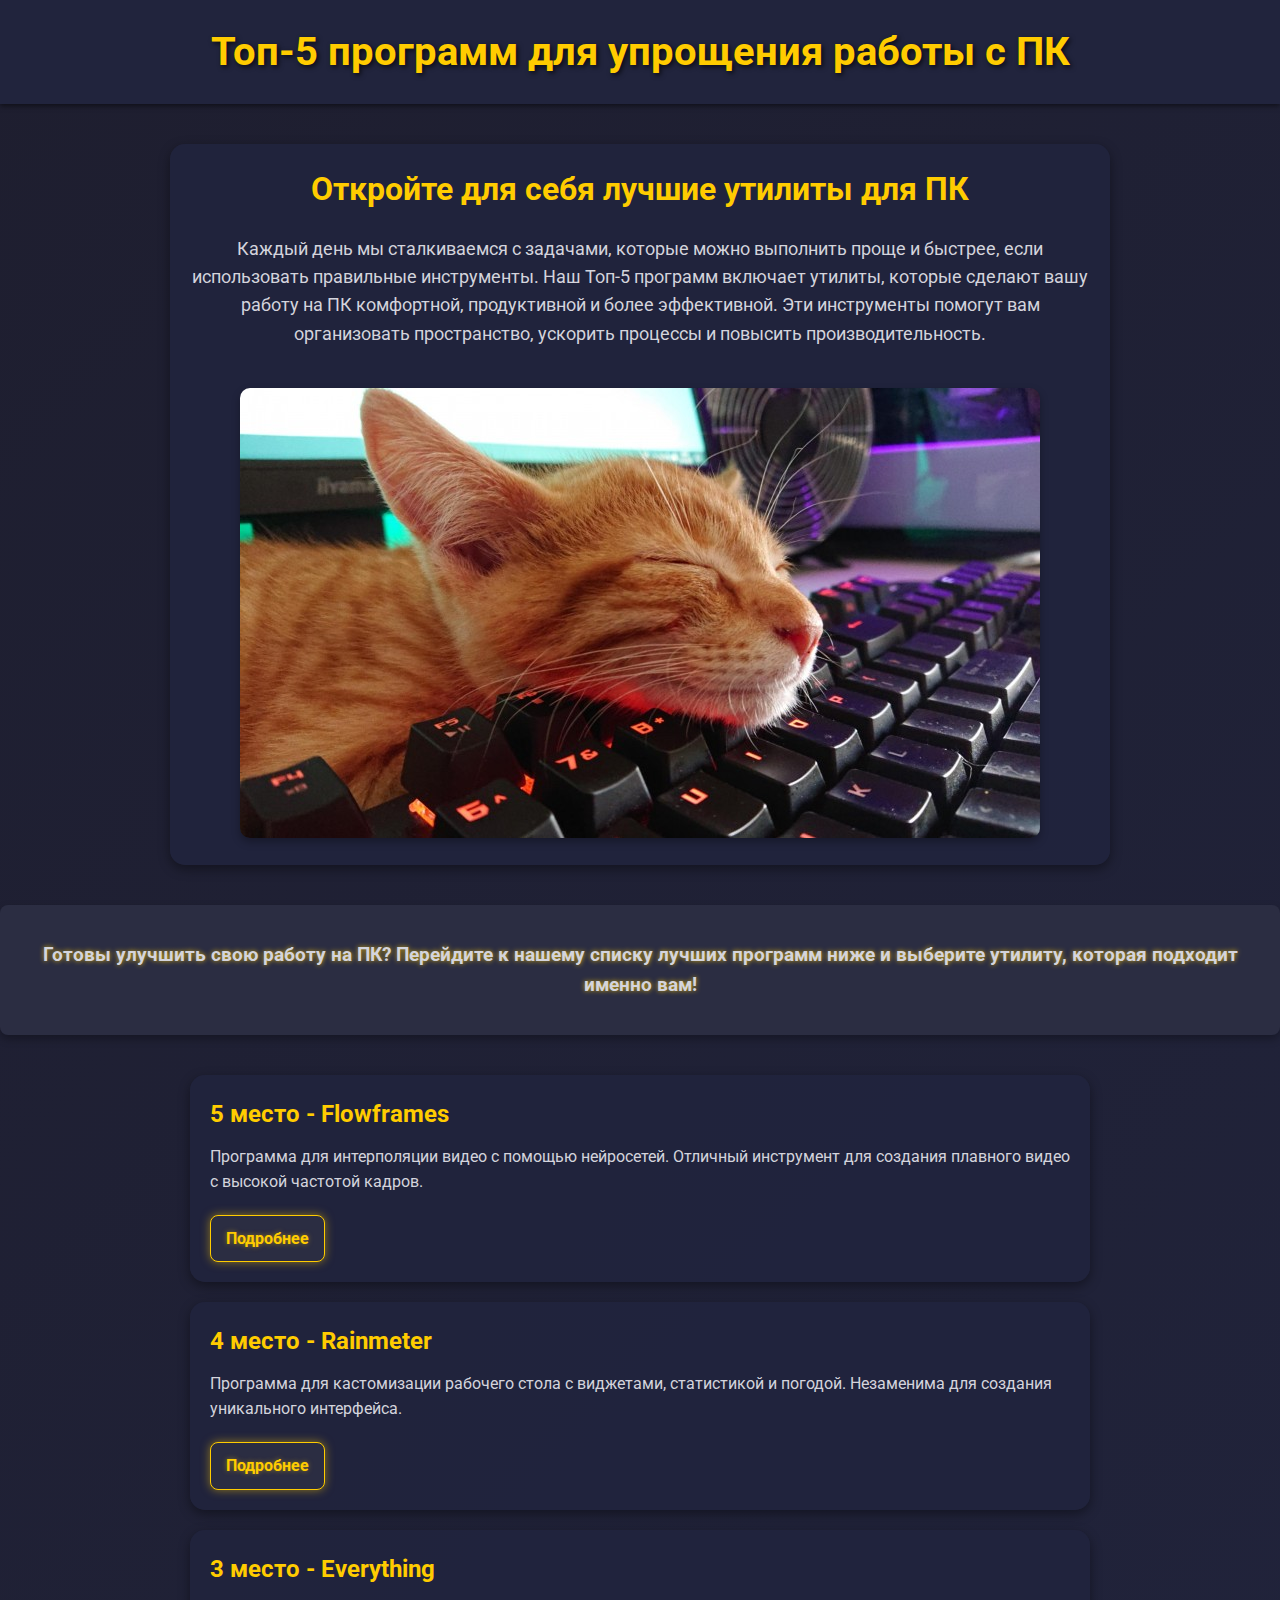
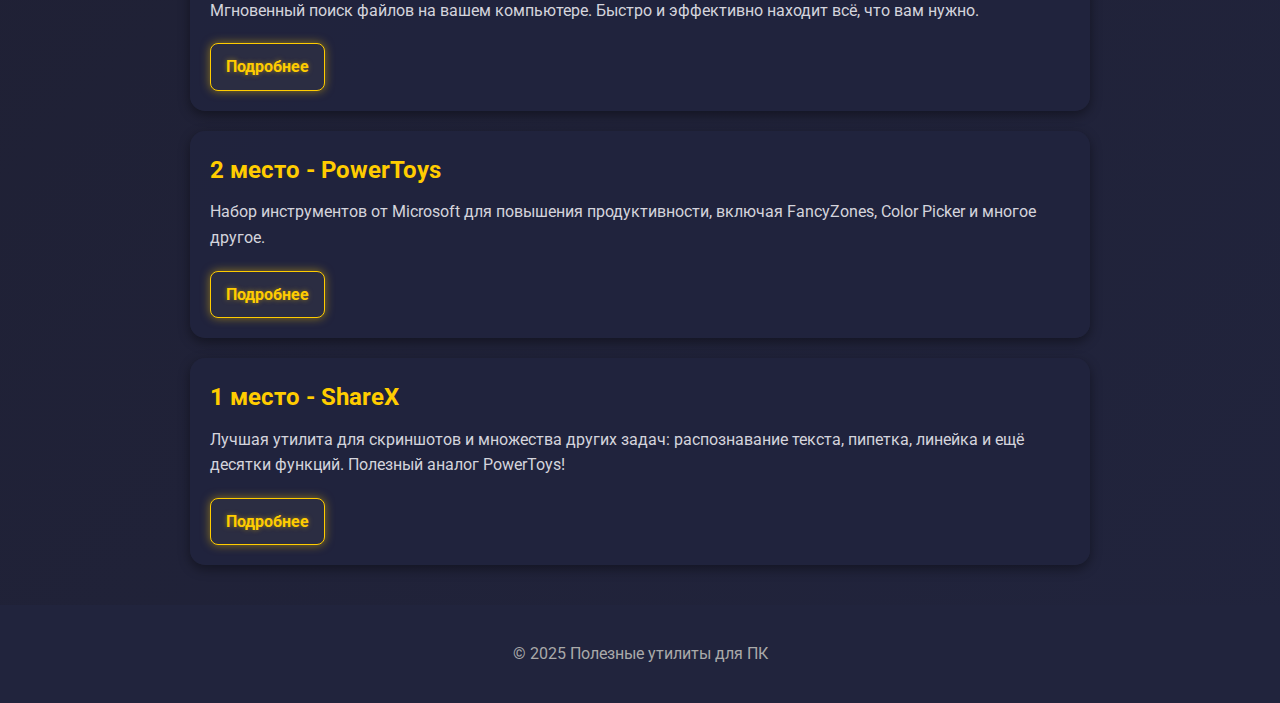
<file: index.html>
<!DOCTYPE html>
<html lang="ru">
<head>
    <meta charset="UTF-8">
    <meta name="viewport" content="width=device-width, initial-scale=1.0">
    <title>Топ-5 программ для ПК</title>
    <link rel="stylesheet" href="styles.css">
</head>
<body>    
    <div class="particles">
        <div class="particle"></div>
        <div class="particle"></div>
        <div class="particle"></div>
        <div class="particle"></div>
        <div class="particle"></div>
      </div>
      
    <header>
        <h1>Топ-5 программ для упрощения работы с ПК</h1>
    </header>
    <main>
        <section class="intro">
            <h2>Откройте для себя лучшие утилиты для ПК</h2>
            <p>Каждый день мы сталкиваемся с задачами, которые можно выполнить проще и быстрее, если использовать правильные инструменты. Наш Топ-5 программ включает утилиты, которые сделают вашу работу на ПК комфортной, продуктивной и более эффективной. Эти инструменты помогут вам организовать пространство, ускорить процессы и повысить производительность.</p>
            <img src="395858_O.jpg" alt="Изображение для введения" class="intro-image">
        </section>
        <div class="cta-container">
            <p class="cta">Готовы улучшить свою работу на ПК? Перейдите к нашему списку лучших программ ниже и выберите утилиту, которая подходит именно вам!</p>
        </div>
        
        <section class="programs-list">
            <article class="program">
                <h2>5 место - Flowframes</h2>
                <p>Программа для интерполяции видео с помощью нейросетей. Отличный инструмент для создания плавного видео с высокой частотой кадров.</p>
                <a href="flowframes.html" target="_blank">Подробнее</a>
                <div class="logo">
                    <img src="flowflogo.png" alt="Flowframes">
                </div>
            </article>

            <article class="program">
                <h2>4 место - Rainmeter</h2>
                <p>Программа для кастомизации рабочего стола с виджетами, статистикой и погодой. Незаменима для создания уникального интерфейса.</p>
                <a href="rainmeter.html" target="_blank">Подробнее</a>
                <div class="logo">
                    <img src="rainlogo.png" alt="Rainmeter">
                </div>
            </article>

            <article class="program">
                <h2>3 место - Everything</h2>
                <p>Мгновенный поиск файлов на вашем компьютере. Быстро и эффективно находит всё, что вам нужно.</p>
                <a href="everything.html" target="_blank">Подробнее</a>
                <div class="logo">
                    <img src="everylogo.png" alt="Everything">
                </div>
            </article>

            <article class="program">
                <h2>2 место - PowerToys</h2>
                <p>Набор инструментов от Microsoft для повышения продуктивности, включая FancyZones, Color Picker и многое другое.</p>
                <a href="powertoys.html" target="_blank">Подробнее</a>
                <div class="logo">
                    <img src="powertlogo.png" alt="PowerToys">
                </div>
            </article>

            <article class="program">
                <h2>1 место - ShareX</h2>
                <p>Лучшая утилита для скриншотов и множества других задач: распознавание текста, пипетка, линейка и ещё десятки функций. Полезный аналог PowerToys!</p>
                <a href="sharex.html" target="_blank">Подробнее</a>
                <div class="logo">
                    <img src="sharexlogo.png" alt="ShareX">
                </div>
            </article>
        </section>
    </main>
    <footer>
        <p>&copy; 2025 Полезные утилиты для ПК</p>
    </footer>
    <script src="script.js"></script>
</body>
</html>
</file>
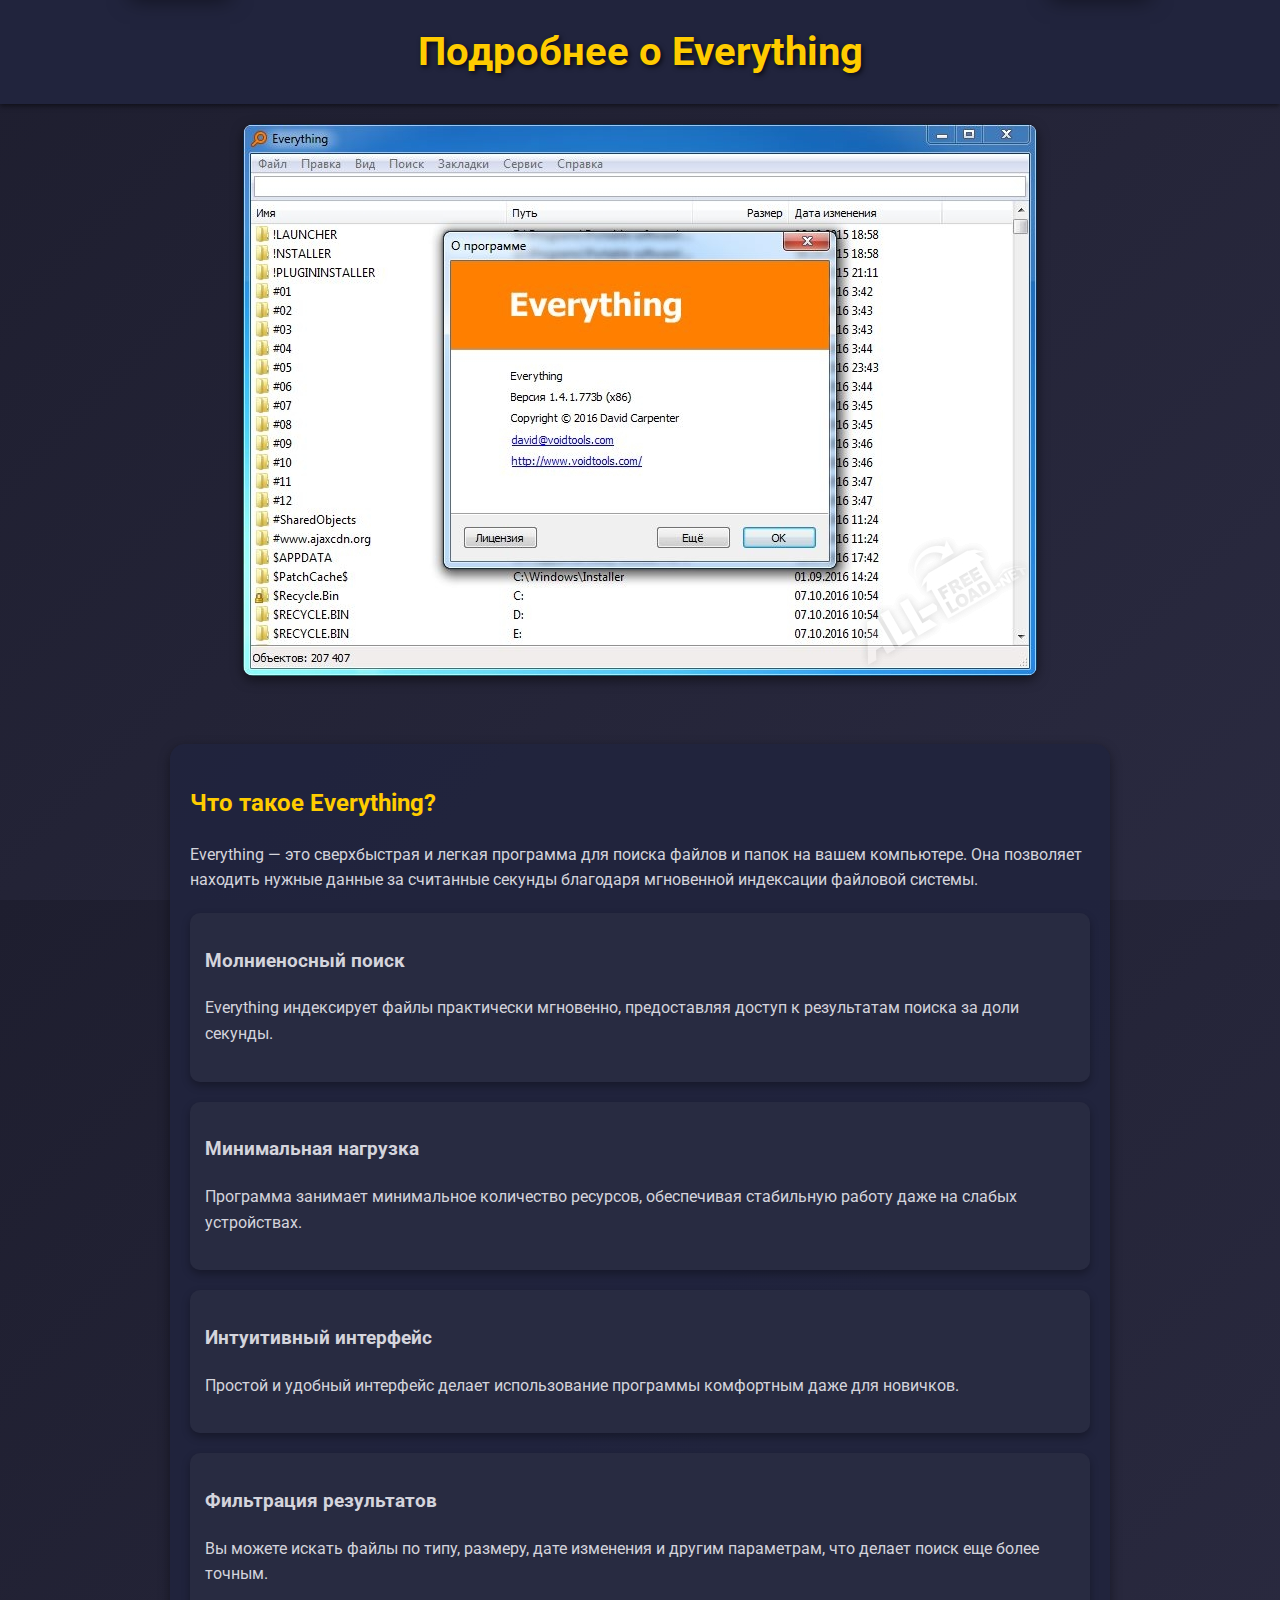
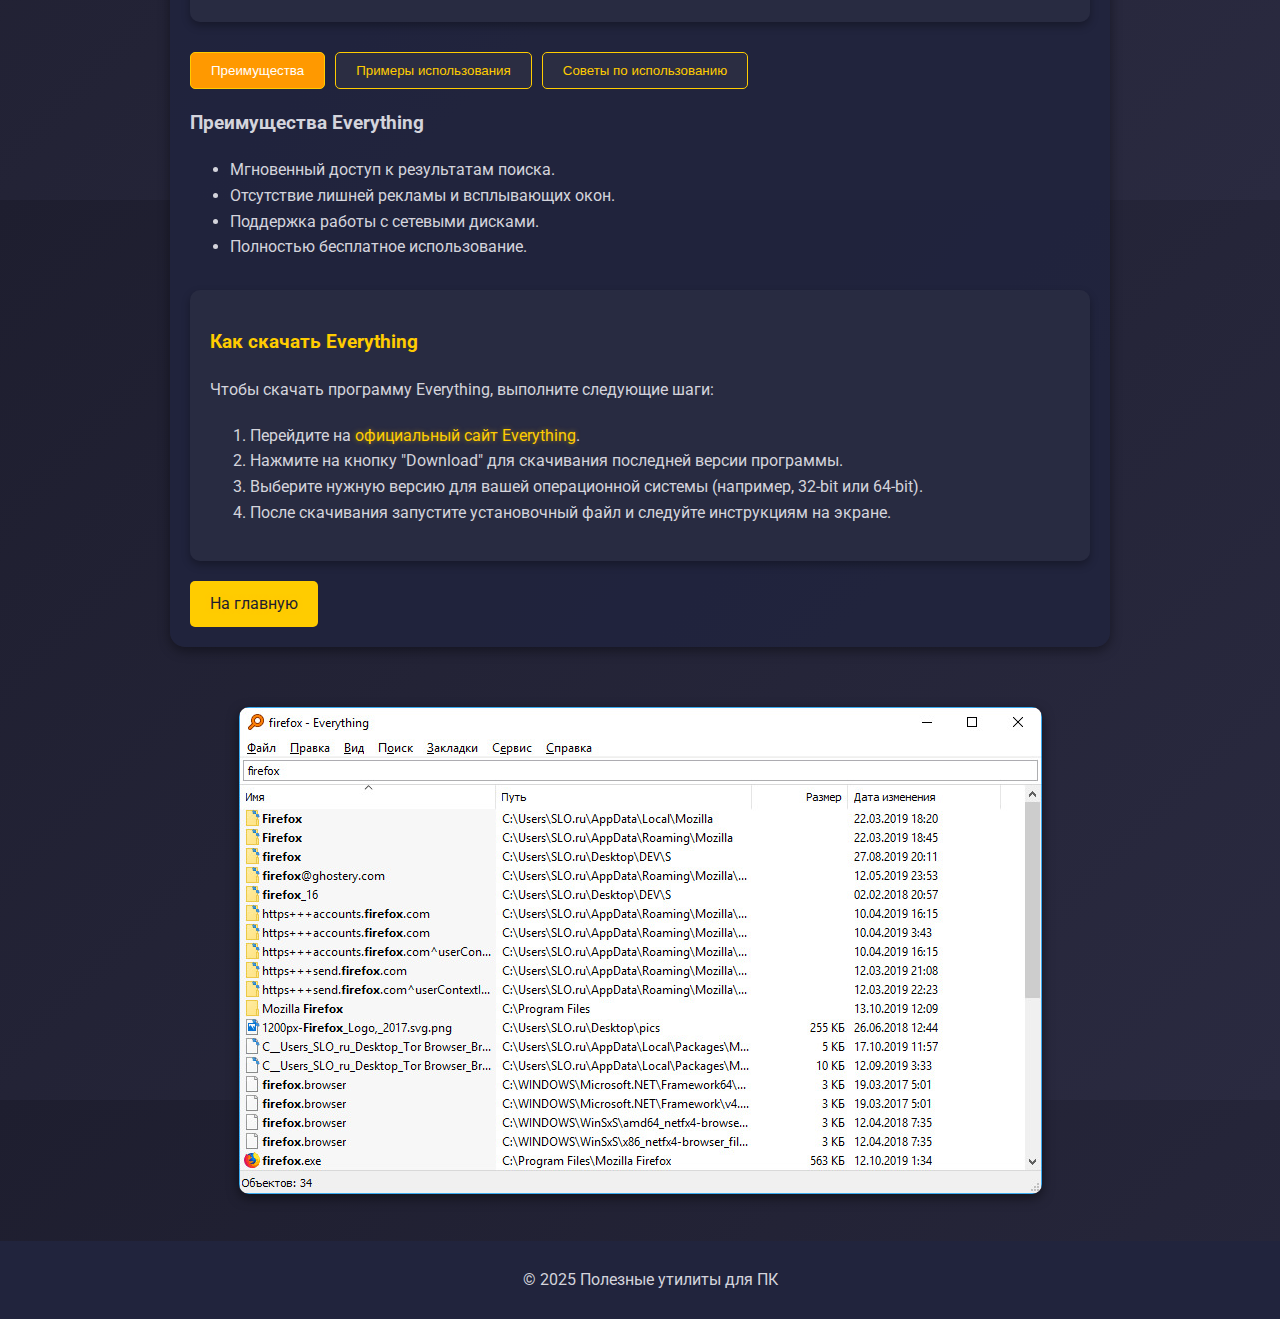
<file: everything.html>
<!DOCTYPE html>
<html lang="ru">
<head>
    <meta charset="UTF-8">
    <meta name="viewport" content="width=device-width, initial-scale=1.0">
    <title>Everything - Подробнее</title>
    <link rel="stylesheet" href="styles.css">
    <script src="script.js"></script>
    <style>
        html, body {
            height: 100%;
            margin: 0;
            font-family: 'Roboto', Arial, sans-serif;
            background: linear-gradient(135deg, #1e1e2f, #2a2a40);
            color: #d4d4dc;
            display: flex;
            flex-direction: column;
        }

        header {
            background: #21243d;
            padding: 20px;
            text-align: center;
            box-shadow: 0 2px 5px rgba(0, 0, 0, 0.5);
        }

        header h1 {
            color: #ffcc00;
            text-shadow: 2px 2px 5px rgba(0, 0, 0, 0.7);
        }

        .container {
            max-width: 900px;
            margin: 40px auto;
            padding: 20px;
            background: rgba(33, 36, 61, 0.95);
            border-radius: 15px;
            box-shadow: 0 4px 12px rgba(0, 0, 0, 0.4);
            flex-grow: 1;
        }

        .container h2 {
            color: #ffcc00;
            margin-bottom: 20px;
        }

        .container p {
            margin-bottom: 20px;
        }

        .features {
            display: flex;
            flex-wrap: wrap;
            gap: 20px;
            margin-top: 20px;
        }

        .feature {
            flex: 1 1 calc(50% - 20px);
            background: rgba(43, 45, 66, 0.8);
            padding: 15px;
            border-radius: 10px;
            box-shadow: 0 4px 8px rgba(0, 0, 0, 0.3);
            transition: transform 0.3s ease, box-shadow 0.3s ease, background-color 0.3s ease;
        }

        .feature:hover {
            transform: translateY(-5px);
            box-shadow: 0 8px 16px rgba(0, 0, 0, 0.5);
            background-color: #ffcc00;
            color: #1e1e2f;
        }

        .tabs {
            margin-top: 30px;
        }

        .tab-buttons {
            display: flex;
            gap: 10px;
            margin-bottom: 20px;
        }

        .tab-buttons button {
            padding: 10px 20px;
            background: #2b2d42;
            color: #ffcc00;
            border: 1px solid #ffcc00;
            border-radius: 5px;
            cursor: pointer;
            transition: background 0.3s ease, color 0.3s ease;
        }

        .tab-buttons button:hover {
            background: #ff9900;
            color: #fff;
        }

        .tab-content {
            display: none;
        }

        .tab-content.active {
            display: block;
        }

        .image {
            text-align: center;
            margin: 20px 0;
        }

        .image img {
            max-width: 100%;
            height: auto;
            border-radius: 10px;
            box-shadow: 0 4px 12px rgba(0, 0, 0, 0.5);
        }

        .tab-buttons button.active {
            background: #ff9900;
            color: #fff;
        }

        /* Стили для кнопки на главную */
        .back-to-home-btn {
            display: inline-block;
            background-color: #ffcc00;
            color: #1e1e2f;
            padding: 10px 20px;
            border-radius: 5px;
            text-decoration: none;
            font-size: 16px;
            text-align: center;
            margin-top: 20px;
            transition: transform 0.3s ease, background-color 0.3s ease;
        }

        .back-to-home-btn:hover {
            background-color: #ff9900;
            transform: scale(1.1); /* Увеличиваем кнопку при наведении */
        }

        /* Стиль для ссылки на сайт */
        .official-site {
            display: inline-block;
            background-color: #ffcc00;
            color: #1e1e2f;
            padding: 10px 20px;
            border-radius: 5px;
            text-decoration: none;
            font-size: 16px;
            margin-top: 20px;
            text-align: center;
            transition: background-color 0.3s ease, transform 0.3s ease;
        }

        .official-site:hover {
            background-color: #ff9900;
            transform: scale(1.05);
        }

        /* Стиль для инструкции */
        .download-instructions {
            background: rgba(43, 45, 66, 0.8);
            padding: 20px;
            border-radius: 10px;
            box-shadow: 0 4px 8px rgba(0, 0, 0, 0.3);
            margin-top: 30px;
        }

        .download-instructions h3 {
            color: #ffcc00;
        }

        .download-instructions p {
            color: #d4d4dc;
        }

        /*Стиль для подвала */
        footer {
            background-color: #21243d;
            color: #d4d4dc;
            text-align: center;
            padding: 10px;
            width: 100%;
        }

        /* фото внизу страницы */
        .bottom-image {
            text-align: center;
            margin-top: 20px;
        }

        .bottom-image img {
            max-width: 100%;
            height: auto;
            border-radius: 10px;
            box-shadow: 0 4px 12px rgba(0, 0, 0, 0.5);
        }
        
    </style>
</head>
<body>
    <div class="side-column left-column"></div>
<div class="side-column right-column"></div>

    <header>
        <h1>Подробнее о Everything</h1>
    </header>
    <div class="image">
        <img src="every1.png" alt="Изображение сверху">
    </div>
    <main class="container">
        <h2>Что такое Everything?</h2>
        <p>Everything — это сверхбыстрая и легкая программа для поиска файлов и папок на вашем компьютере. Она позволяет находить нужные данные за считанные секунды благодаря мгновенной индексации файловой системы.</p>

        <div class="features">
            <div class="feature">
                <h3>Молниеносный поиск</h3>
                <p>Everything индексирует файлы практически мгновенно, предоставляя доступ к результатам поиска за доли секунды.</p>
            </div>
            <div class="feature">
                <h3>Минимальная нагрузка</h3>
                <p>Программа занимает минимальное количество ресурсов, обеспечивая стабильную работу даже на слабых устройствах.</p>
            </div>
            <div class="feature">
                <h3>Интуитивный интерфейс</h3>
                <p>Простой и удобный интерфейс делает использование программы комфортным даже для новичков.</p>
            </div>
            <div class="feature">
                <h3>Фильтрация результатов</h3>
                <p>Вы можете искать файлы по типу, размеру, дате изменения и другим параметрам, что делает поиск еще более точным.</p>
            </div>
        </div>

        <div class="tabs">
            <div class="tab-buttons">
                <button onclick="showTab('advantages')" class="active">Преимущества</button>
                <button onclick="showTab('use-cases')">Примеры использования</button>
                <button onclick="showTab('tips')">Советы по использованию</button>
            </div>

            <div id="advantages" class="tab-content active">
                <h3>Преимущества Everything</h3>
                <ul>
                    <li>Мгновенный доступ к результатам поиска.</li>
                    <li>Отсутствие лишней рекламы и всплывающих окон.</li>
                    <li>Поддержка работы с сетевыми дисками.</li>
                    <li>Полностью бесплатное использование.</li>
                </ul>
            </div>

            <div id="use-cases" class="tab-content">
                <h3>Примеры использования Everything</h3>
                <ul>
                    <li>Поиск потерянных файлов по ключевым словам.</li>
                    <li>Ускорение работы в больших проектах с множеством файлов.</li>
                    <li>Навигация по сетевым и локальным дискам.</li>
                    <li>Использование фильтров для быстрого нахождения изображений, видео или документов.</li>
                </ul>
            </div>

            <div id="tips" class="tab-content">
                <h3>Советы по использованию</h3>
                <ul>
                    <li>Используйте горячие клавиши для быстрого доступа к поиску.</li>
                    <li>Настройте индексацию только для нужных папок, чтобы ускорить работу программы.</li>
                    <li>Добавьте Everything в автозапуск, чтобы оно было всегда под рукой.</li>
                </ul>
            </div>
        </div>
        <div class="download-instructions">
            <h3>Как скачать Everything</h3>
            <p>Чтобы скачать программу Everything, выполните следующие шаги:</p>
            <ol>
                <li>Перейдите на <a href="https://www.voidtools.com/" target="_blank" style="color: #ffcc00;">официальный сайт Everything</a>.</li>
                <li>Нажмите на кнопку "Download" для скачивания последней версии программы.</li>
                <li>Выберите нужную версию для вашей операционной системы (например, 32-bit или 64-bit).</li>
                <li>После скачивания запустите установочный файл и следуйте инструкциям на экране.</li>
            </ol>
        </div>
        <a href="index.html" class="back-to-home-btn">На главную</a>
    </main>
    <div class="bottom-image">
        <img src="every2.jpg" alt="Изображение снизу">
    </div>
    <footer>
        <p>&copy; 2025 Полезные утилиты для ПК</p>
    </footer>
</body>
</html>
</file>
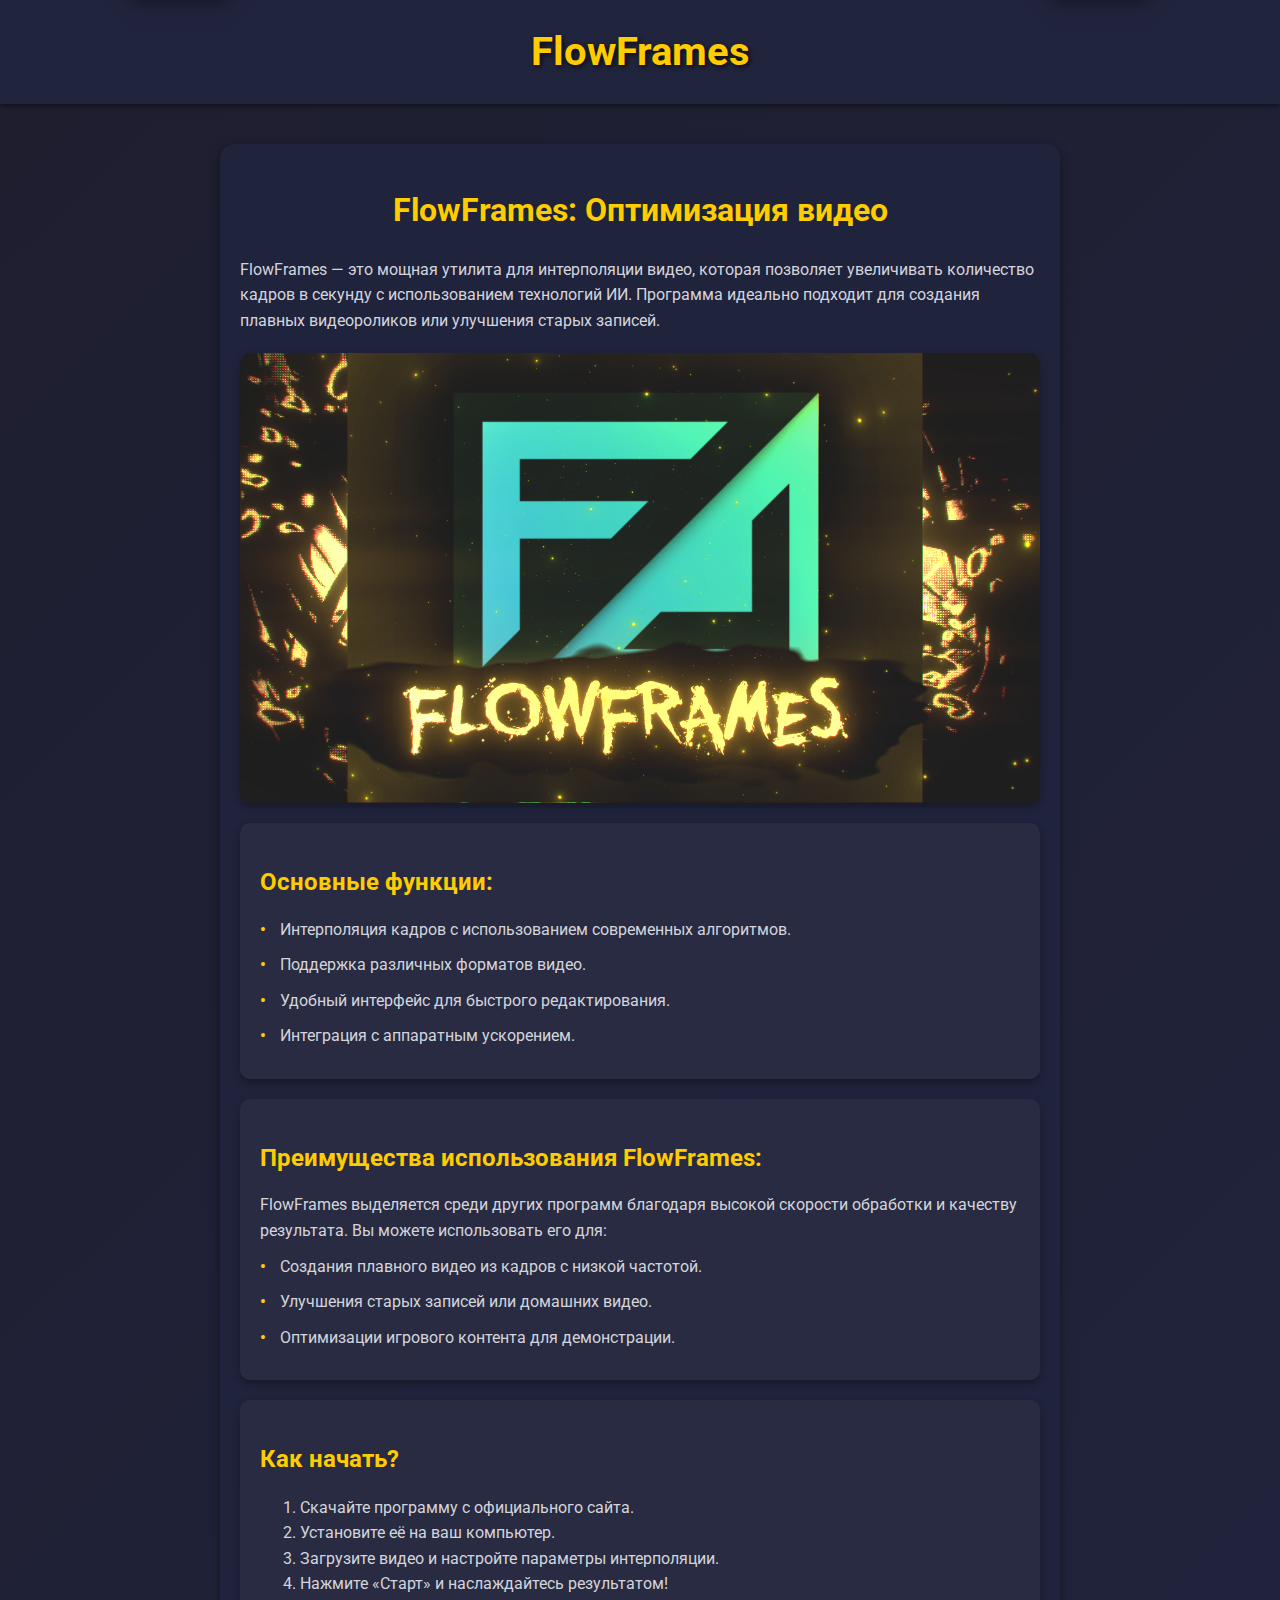
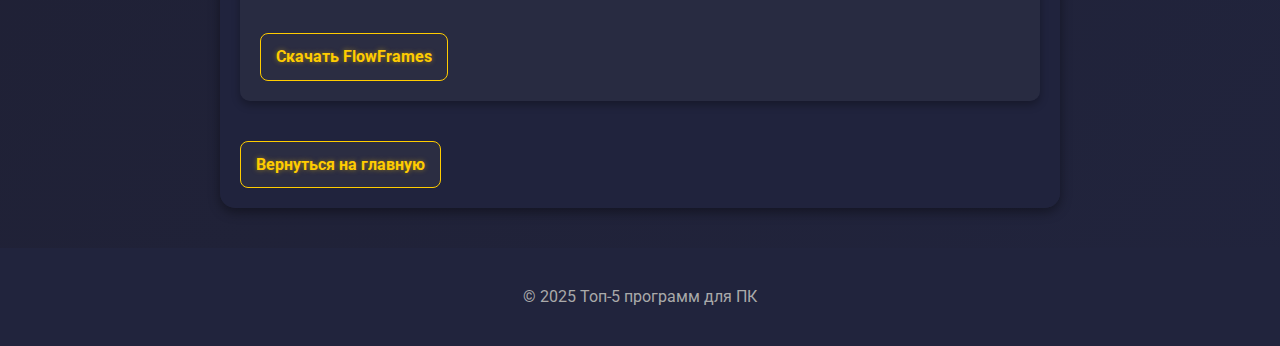
<file: flowframes.html>
<!DOCTYPE html>
<html lang="ru">

<head>
  <meta charset="UTF-8">
  <meta name="viewport" content="width=device-width, initial-scale=1.0">
  <title>FlowFrames - Подробности</title>
  <link rel="stylesheet" href="styles.css">
</head>

<body>
  <div class="side-column left-column"></div>
<div class="side-column right-column"></div>

  <header>
    <h1>FlowFrames</h1>
  </header>

  <main class="description">
    <h1>FlowFrames: Оптимизация видео</h1>
    <p>FlowFrames — это мощная утилита для интерполяции видео, которая позволяет увеличивать количество кадров в секунду с использованием технологий ИИ. Программа идеально подходит для создания плавных видеороликов или улучшения старых записей.</p>

    <img src="06036d9cd1580b9f676d6ab724add748.png" alt="FlowFrames UI" />

    <div class="info-block">
      <h2>Основные функции:</h2>
      <ul>
        <li>Интерполяция кадров с использованием современных алгоритмов.</li>
        <li>Поддержка различных форматов видео.</li>
        <li>Удобный интерфейс для быстрого редактирования.</li>
        <li>Интеграция с аппаратным ускорением.</li>
      </ul>
    </div>

    <div class="info-block">
      <h2>Преимущества использования FlowFrames:</h2>
      <p>FlowFrames выделяется среди других программ благодаря высокой скорости обработки и качеству результата. Вы можете использовать его для:</p>
      <ul>
        <li>Создания плавного видео из кадров с низкой частотой.</li>
        <li>Улучшения старых записей или домашних видео.</li>
        <li>Оптимизации игрового контента для демонстрации.</li>
      </ul>
    </div>

    <div class="info-block">
      <h2>Как начать?</h2>
      <ol>
        <li>Скачайте программу с официального сайта.</li>
        <li>Установите её на ваш компьютер.</li>
        <li>Загрузите видео и настройте параметры интерполяции.</li>
        <li>Нажмите «Старт» и наслаждайтесь результатом!</li>
      </ol>
      <a href="https://nmkd.itch.io/flowframes" target="_blank">Скачать FlowFrames</a>
    </div>

    <a href="index.html">Вернуться на главную</a>
  </main>

  <footer>
    <p>© 2025 Топ-5 программ для ПК</p>
  </footer>
</body>

</html>
</file>
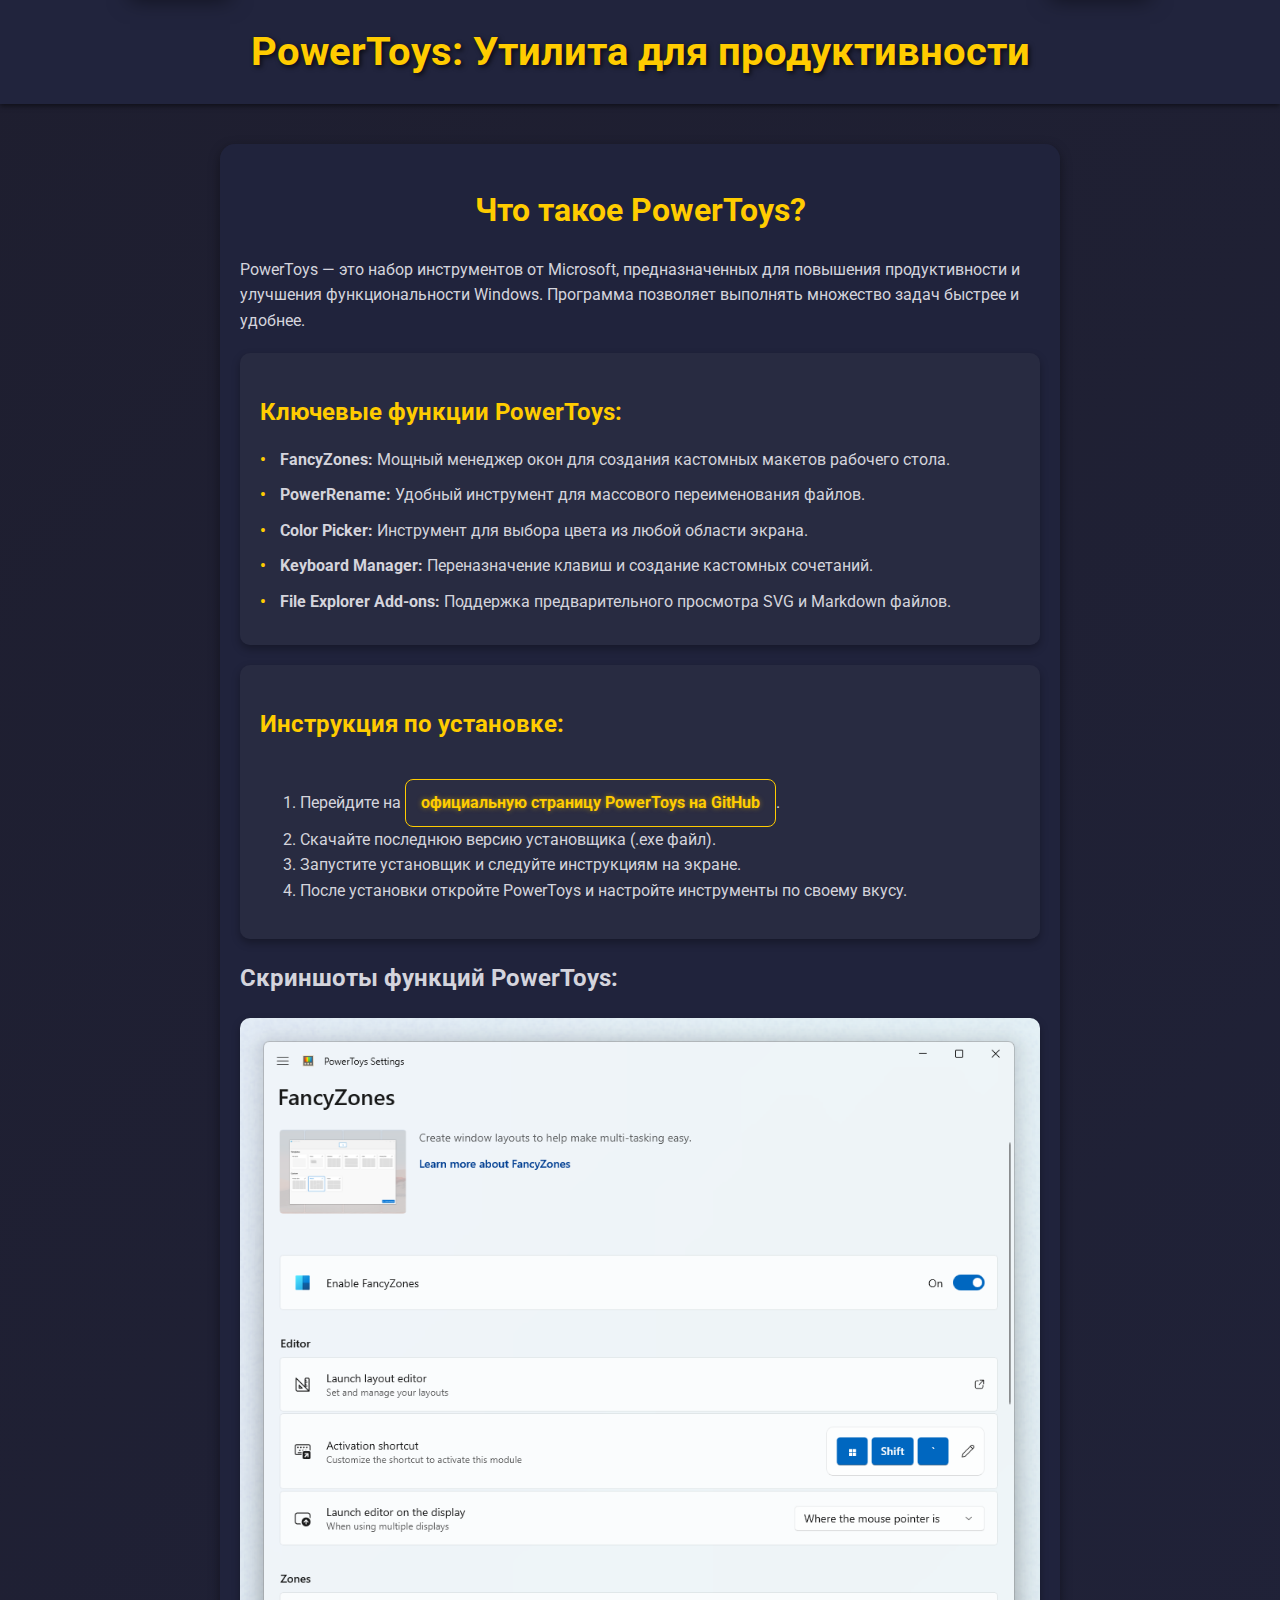
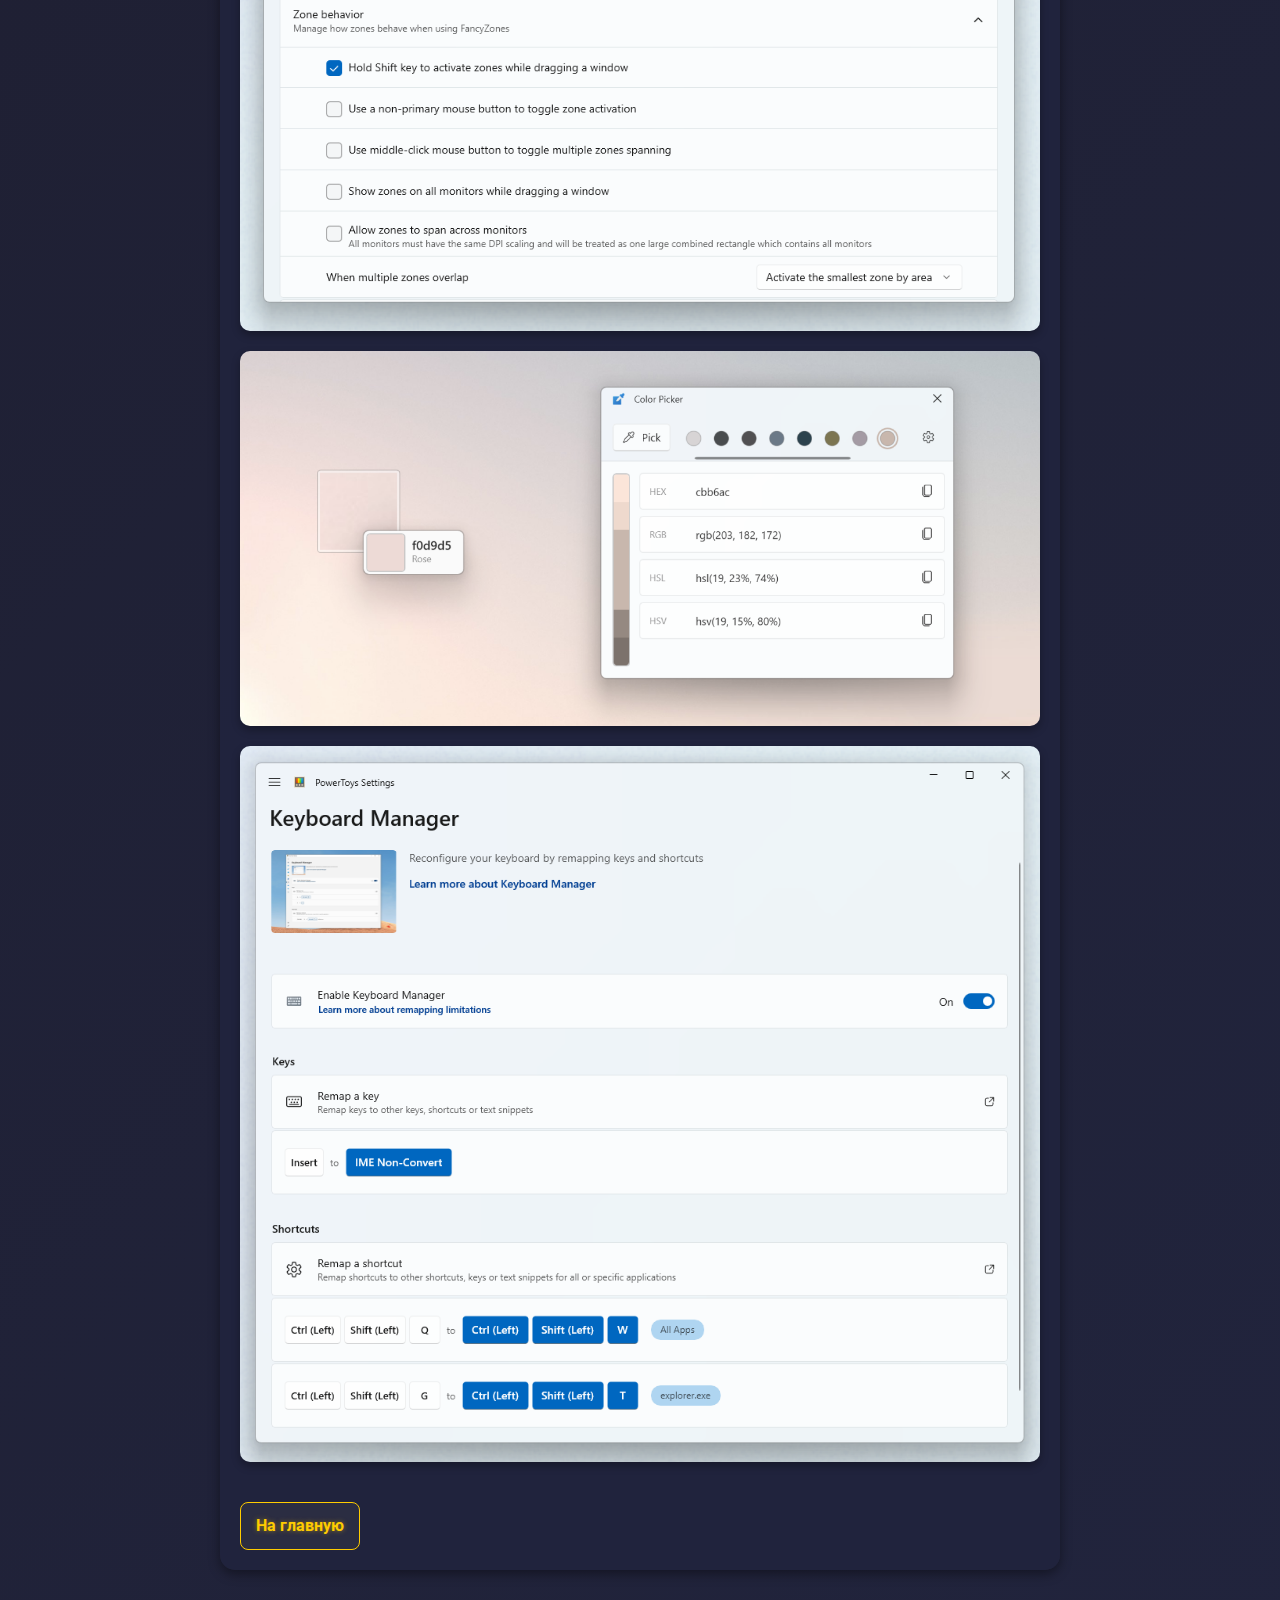
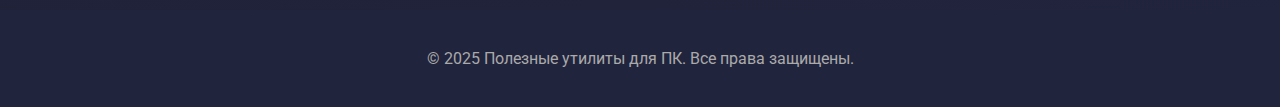
<file: powertoys.html>
<!DOCTYPE html>
<html lang="ru">
<head>
    <meta charset="UTF-8">
    <meta name="viewport" content="width=device-width, initial-scale=1.0">
    <title>PowerToys</title>
    <link rel="stylesheet" href="styles.css">
</head>
<body>
    <div class="side-column left-column"></div>
<div class="side-column right-column"></div>

    <header>
        <h1>PowerToys: Утилита для продуктивности</h1>
    </header>

    <main>
        <section class="description">
            <h1>Что такое PowerToys?</h1>
            <p>PowerToys — это набор инструментов от Microsoft, предназначенных для повышения продуктивности и улучшения функциональности Windows. Программа позволяет выполнять множество задач быстрее и удобнее.</p>

            <div class="info-block">
                <h2>Ключевые функции PowerToys:</h2>
                <ul>
                    <li><strong>FancyZones:</strong> Мощный менеджер окон для создания кастомных макетов рабочего стола.</li>
                    <li><strong>PowerRename:</strong> Удобный инструмент для массового переименования файлов.</li>
                    <li><strong>Color Picker:</strong> Инструмент для выбора цвета из любой области экрана.</li>
                    <li><strong>Keyboard Manager:</strong> Переназначение клавиш и создание кастомных сочетаний.</li>
                    <li><strong>File Explorer Add-ons:</strong> Поддержка предварительного просмотра SVG и Markdown файлов.</li>
                </ul>
            </div>

            <div class="info-block">
                <h2>Инструкция по установке:</h2>
                <ol>
                    <li>Перейдите на <a href="https://github.com/microsoft/PowerToys" target="_blank">официальную страницу PowerToys на GitHub</a>.</li>
                    <li>Скачайте последнюю версию установщика (.exe файл).</li>
                    <li>Запустите установщик и следуйте инструкциям на экране.</li>
                    <li>После установки откройте PowerToys и настройте инструменты по своему вкусу.</li>
                </ol>
            </div>

            <div class="gallery">
                <h2>Скриншоты функций PowerToys:</h2>
                <img src="fz.png" alt="FancyZones">
                <img src="cp.png" alt="Color Picker">
                <img src="km.png" alt="Keyboard Manager">
            </div>

            <a class="button" href="index.html">На главную</a>
        </section>
    </main>

    <footer>
        <p>&copy; 2025 Полезные утилиты для ПК. Все права защищены.</p>
    </footer>
</body>
</html>
</file>
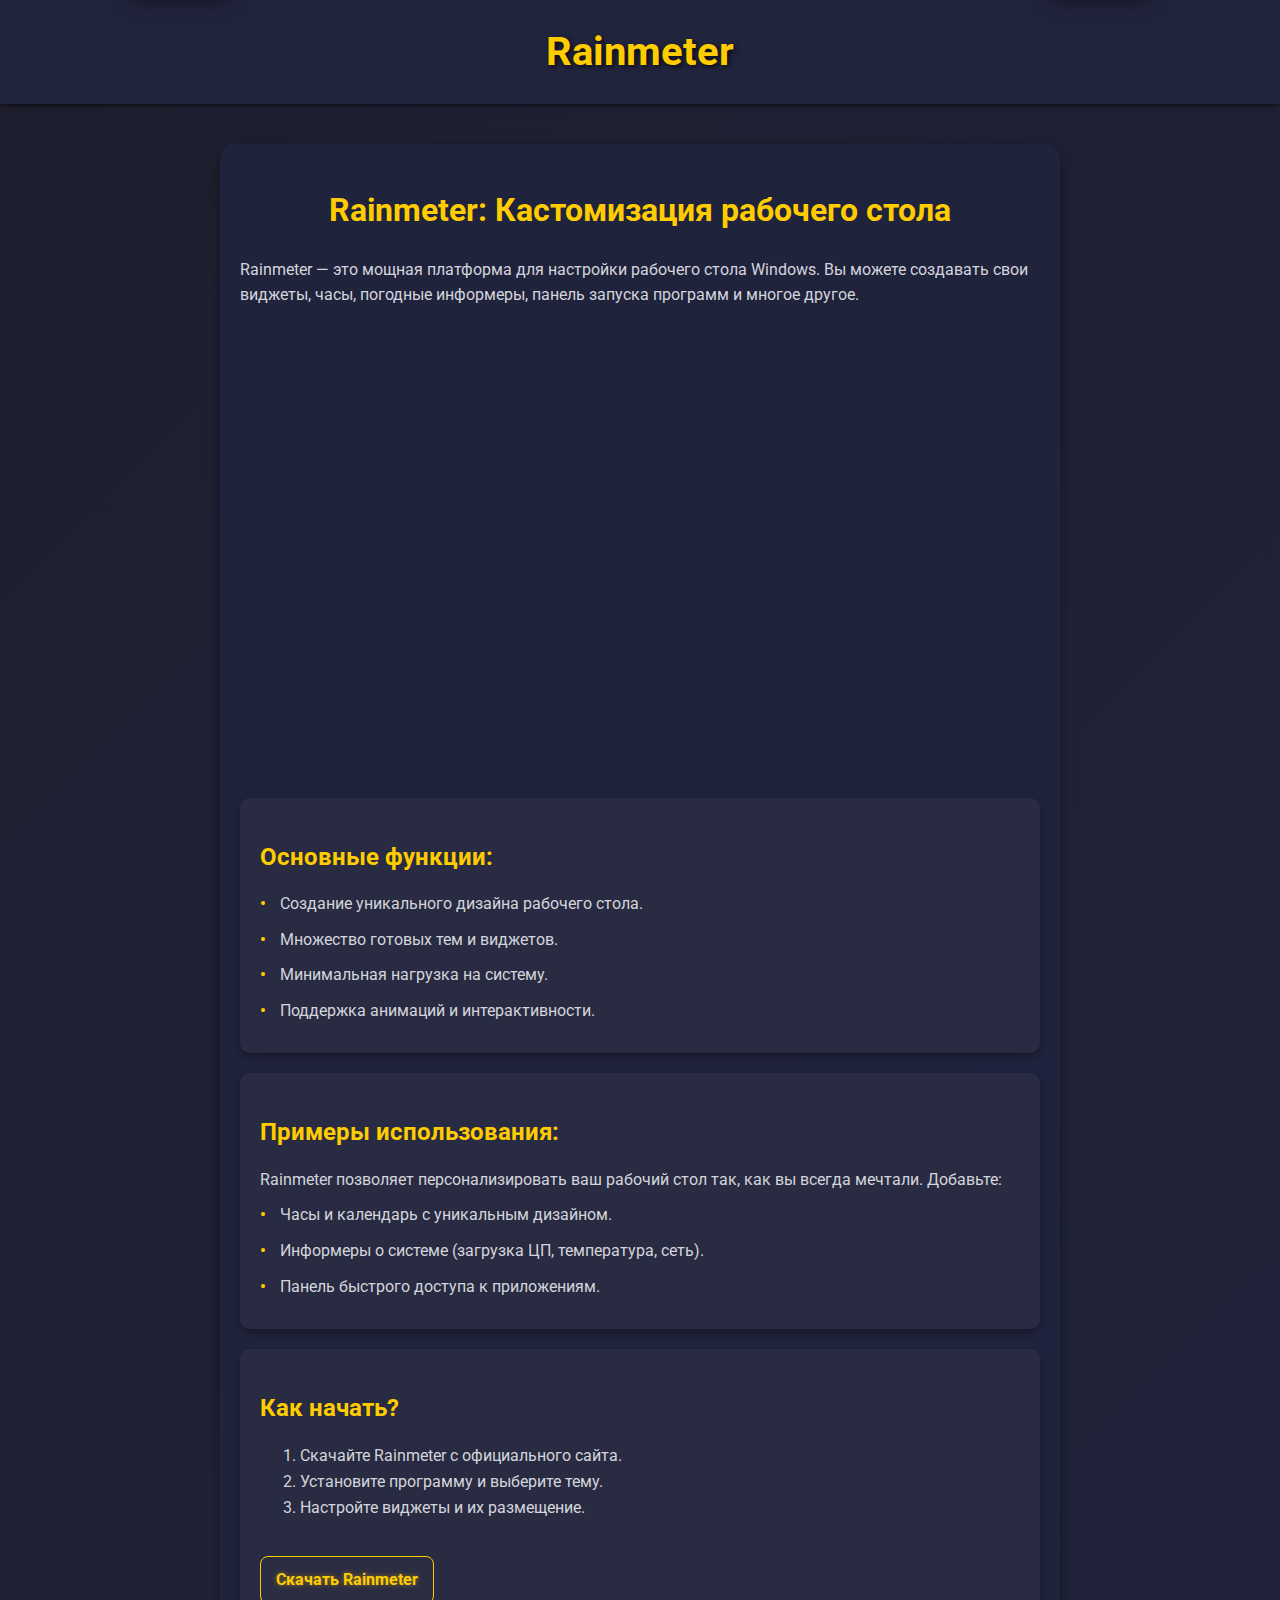
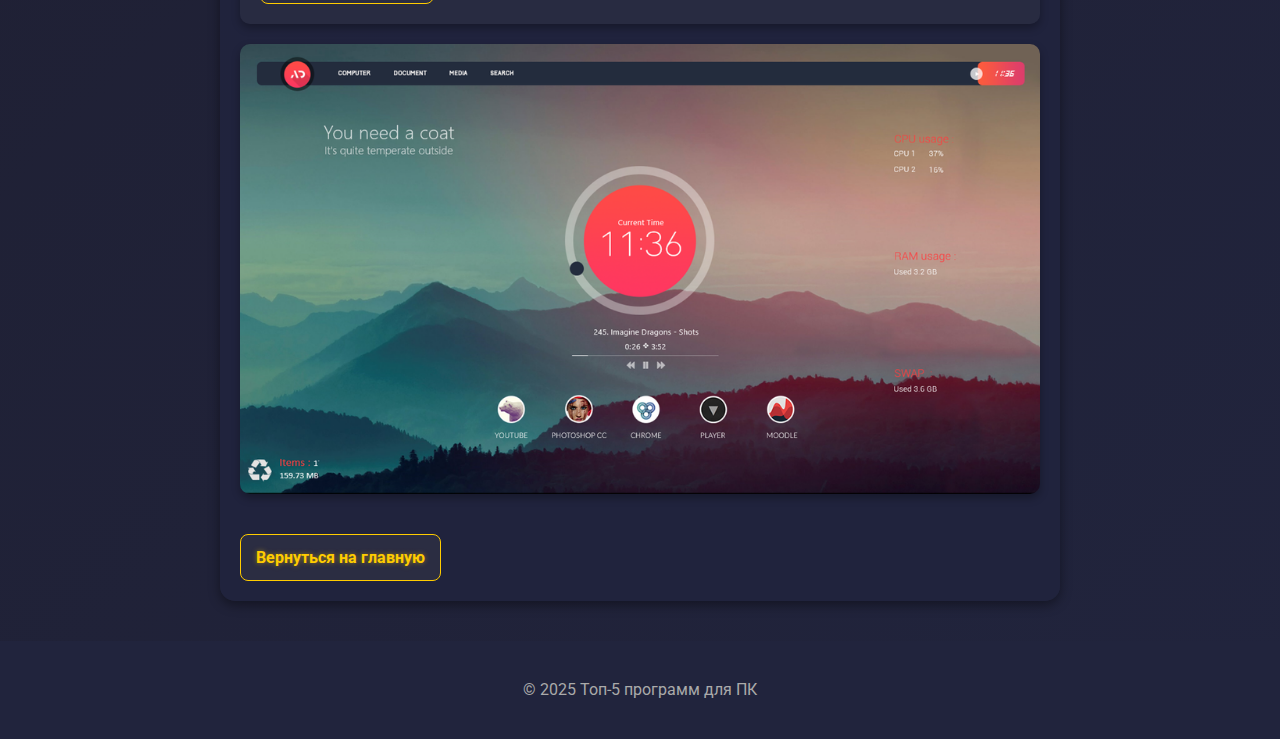
<file: rainmeter.html>
<!DOCTYPE html>
<html lang="ru">

<head>
  <meta charset="UTF-8">
  <meta name="viewport" content="width=device-width, initial-scale=1.0">
  <title>Rainmeter - Подробности</title>
  <link rel="stylesheet" href="styles.css">
  <style>
    .hidden-image {
      position: relative;
      width: 100%;
      height: auto;
      opacity: 0;
      transition: opacity 0.3s ease-in-out;
    }

    .hidden-image:hover {
      opacity: 1;
    }

    .interactive-image {
      position: relative;
      width: 100%;
      height: auto;
      transition: transform 0.3s ease-in-out;
    }

    .interactive-image:hover {
      transform: scale(1.05) rotate(3deg);
    }

    .info-block {
      background: rgba(43, 45, 66, 0.9);
      padding: 20px;
      border-radius: 10px;
      box-shadow: 0 4px 8px rgba(0, 0, 0, 0.3);
      margin: 20px 0;
    }

    .info-block h2 {
      color: #ffd700;
    }
  </style>
</head>

<body>
  <div class="side-column left-column"></div>
<div class="side-column right-column"></div>

  <header>
    <h1>Rainmeter</h1>
  </header>

  <main class="description">
    <h1>Rainmeter: Кастомизация рабочего стола</h1>
    <p>Rainmeter — это мощная платформа для настройки рабочего стола Windows. Вы можете создавать свои виджеты, часы, погодные информеры, панель запуска программ и многое другое.</p>

    <img src="maxresdefault.jpg" alt="Скрытое изображение Rainmeter" class="hidden-image">

    <div class="info-block">
      <h2>Основные функции:</h2>
      <ul>
        <li>Создание уникального дизайна рабочего стола.</li>
        <li>Множество готовых тем и виджетов.</li>
        <li>Минимальная нагрузка на систему.</li>
        <li>Поддержка анимаций и интерактивности.</li>
      </ul>
    </div>

    <div class="info-block">
      <h2>Примеры использования:</h2>
      <p>Rainmeter позволяет персонализировать ваш рабочий стол так, как вы всегда мечтали. Добавьте:</p>
      <ul>
        <li>Часы и календарь с уникальным дизайном.</li>
        <li>Информеры о системе (загрузка ЦП, температура, сеть).</li>
        <li>Панель быстрого доступа к приложениям.</li>
      </ul>
    </div>

    <div class="info-block">
      <h2>Как начать?</h2>
      <ol>
        <li>Скачайте Rainmeter с официального сайта.</li>
        <li>Установите программу и выберите тему.</li>
        <li>Настройте виджеты и их размещение.</li>
      </ol>
      <a href="https://www.rainmeter.net" target="_blank">Скачать Rainmeter</a>
    </div>

    <img src="c1e435ce480bef94306636502d5efafb.png" alt="Интерактивное изображение Rainmeter" class="interactive-image">

    <a href="index.html">Вернуться на главную</a>
  </main>

  <footer>
    <p>© 2025 Топ-5 программ для ПК</p>
  </footer>
</body>

</html>
</file>
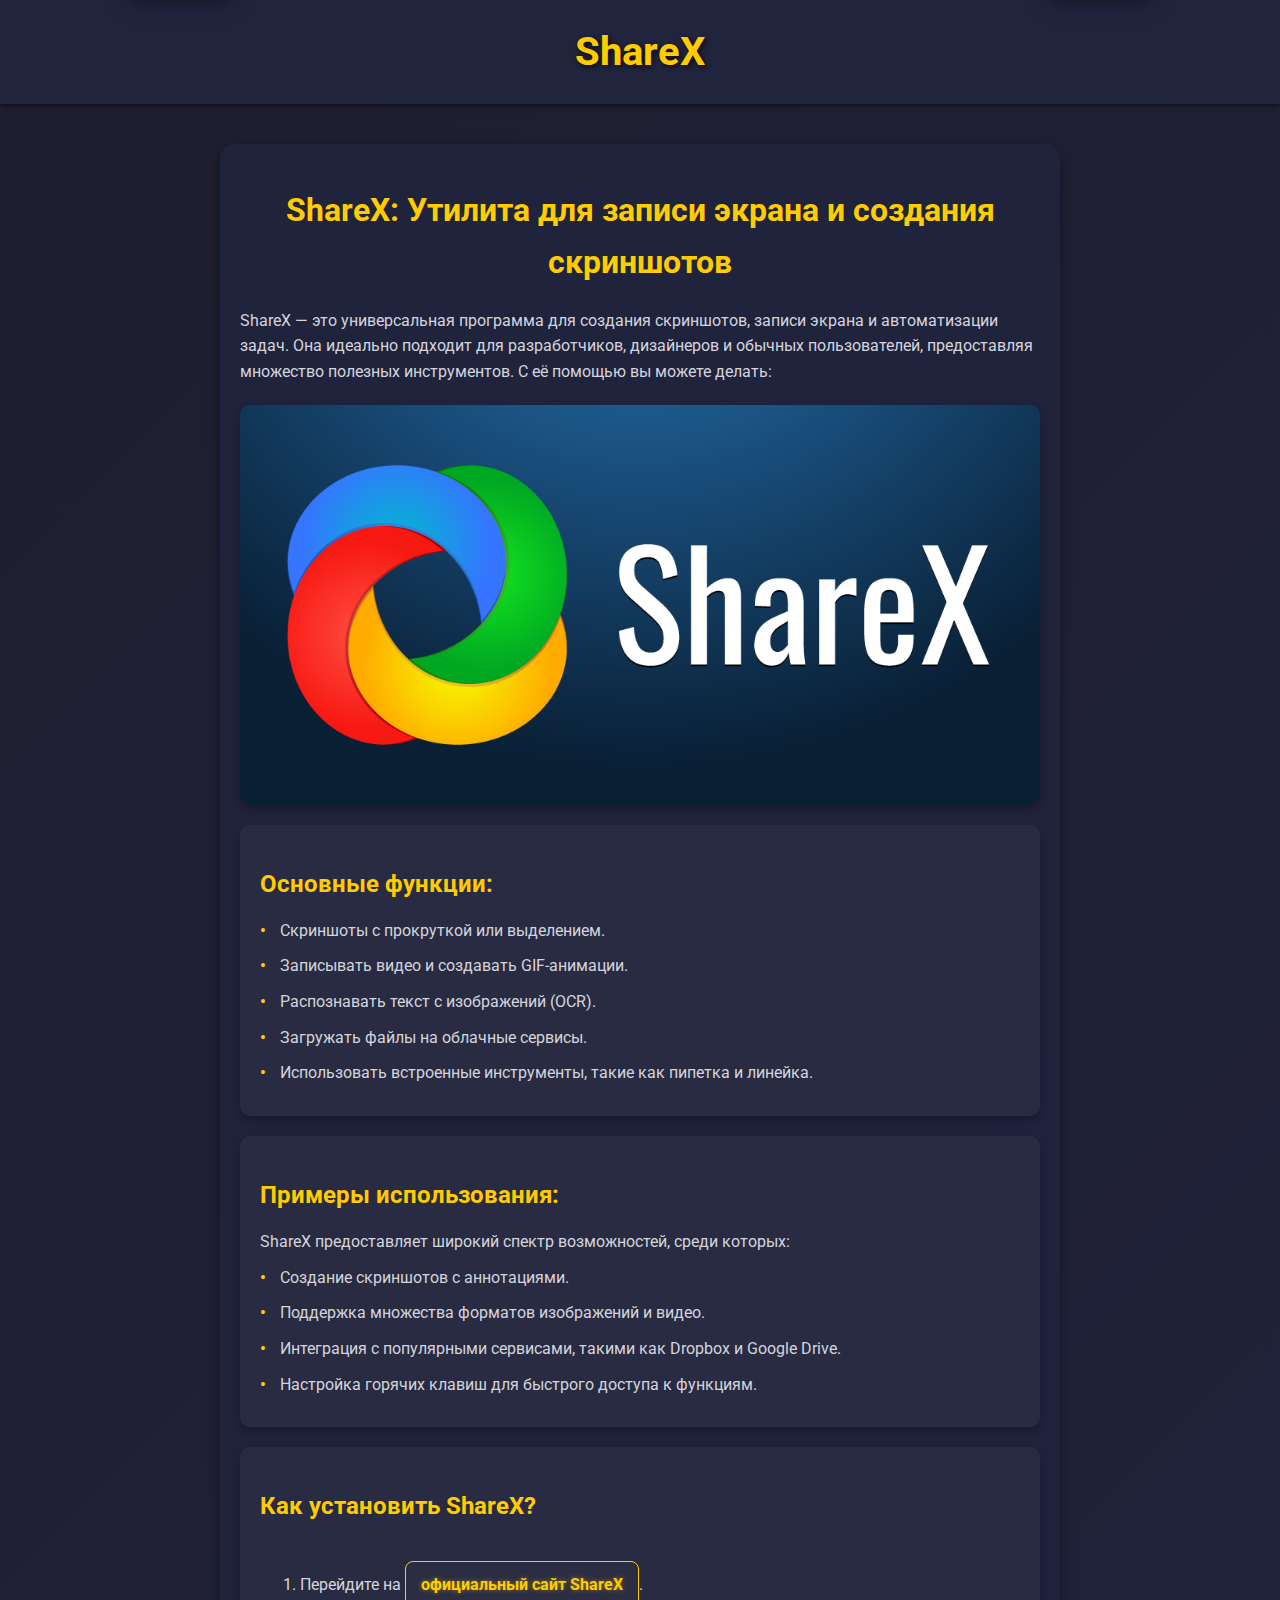
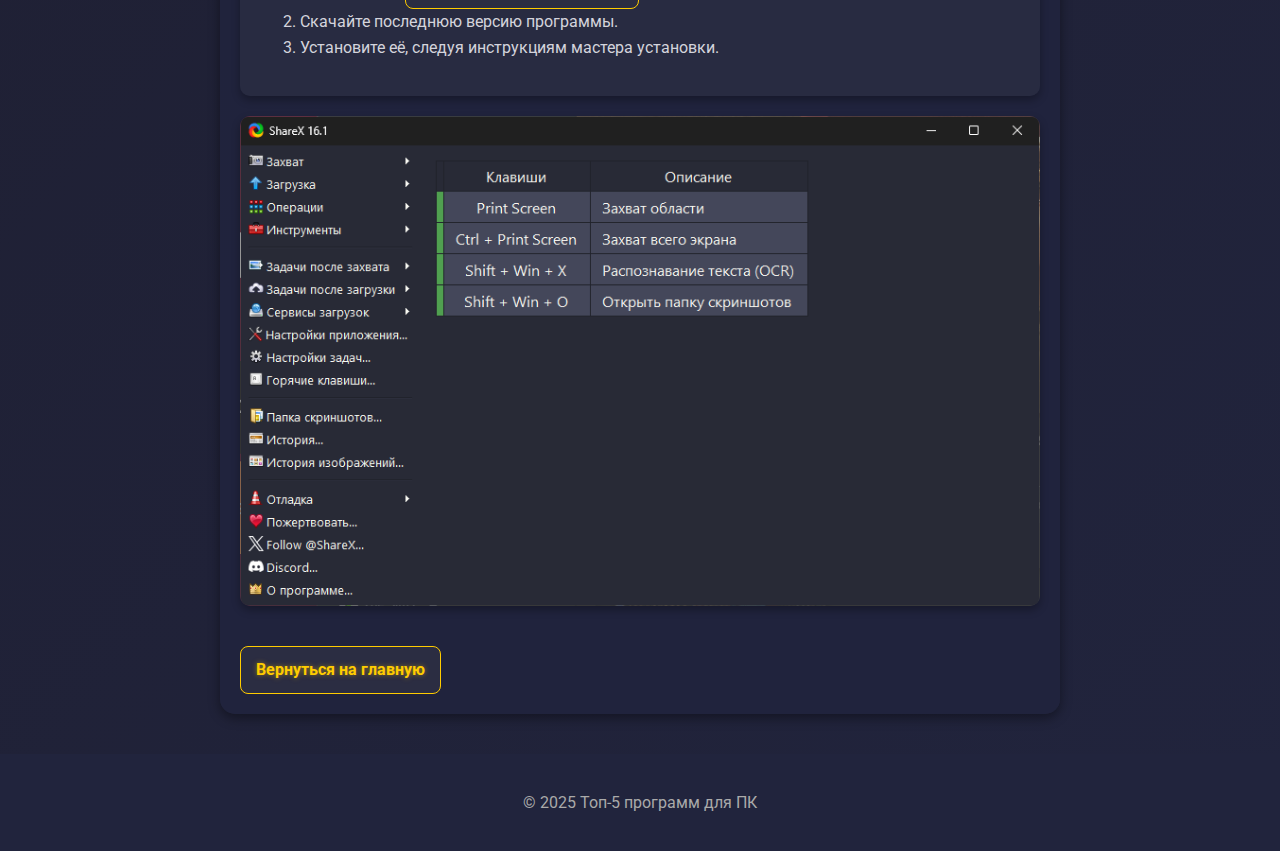
<file: sharex.html>
<!DOCTYPE html>
<html lang="ru">

<head>
  <meta charset="UTF-8">
  <meta name="viewport" content="width=device-width, initial-scale=1.0">
  <title>ShareX - Подробности</title>
  <link rel="stylesheet" href="styles.css">
  <style>
    .interactive-image {
      position: relative;
      width: 100%;
      height: auto;
      transition: transform 0.3s ease-in-out;
    }

    .interactive-image:hover {
      transform: scale(1.05) rotate(3deg);
    }

    .info-block {
      background: rgba(43, 45, 66, 0.9);
      padding: 20px;
      border-radius: 10px;
      box-shadow: 0 4px 8px rgba(0, 0, 0, 0.3);
      margin: 20px 0;
    }

    .info-block h2 {
      color: #ffd700;
    }
  </style>
</head>

<body>
  <div class="side-column left-column"></div>
<div class="side-column right-column"></div>

  <header>
    <h1>ShareX</h1>
  </header>

  <main class="description">
    <h1>ShareX: Утилита для записи экрана и создания скриншотов</h1>
    <p>ShareX — это универсальная программа для создания скриншотов, записи экрана и автоматизации задач. Она идеально подходит для разработчиков, дизайнеров и обычных пользователей, предоставляя множество полезных инструментов. С её помощью вы можете делать:</p>

    <img src="sx1.png" alt="Скрытое изображение ShareX" class="hidden-image">

    <div class="info-block">
      <h2>Основные функции:</h2>
      <ul>
        <li>Скриншоты с прокруткой или выделением.</li>
        <li>Записывать видео и создавать GIF-анимации.</li>
        <li>Распознавать текст с изображений (OCR).</li>
        <li>Загружать файлы на облачные сервисы.</li>
        <li>Использовать встроенные инструменты, такие как пипетка и линейка.</li>
      </ul>
    </div>

    <div class="info-block">
      <h2>Примеры использования:</h2>
      <p>ShareX предоставляет широкий спектр возможностей, среди которых:</p>
      <ul>
        <li>Создание скриншотов с аннотациями.</li>
        <li>Поддержка множества форматов изображений и видео.</li>
        <li>Интеграция с популярными сервисами, такими как Dropbox и Google Drive.</li>
        <li>Настройка горячих клавиш для быстрого доступа к функциям.</li>
      </ul>
    </div>

    <div class="info-block">
      <h2>Как установить ShareX?</h2>
      <ol>
        <li>Перейдите на <a href="https://getsharex.com" target="_blank">официальный сайт ShareX</a>.</li>
        <li>Скачайте последнюю версию программы.</li>
        <li>Установите её, следуя инструкциям мастера установки.</li>
      </ol>
    </div>

    <img src="sx2.png" alt="Интерактивное изображение ShareX" class="interactive-image">

    <a href="index.html">Вернуться на главную</a>
  </main>

  <footer>
    <p>© 2025 Топ-5 программ для ПК</p>
  </footer>
</body>

</html>
</file>
<file: styles.css>
@import url('https://fonts.googleapis.com/css2?family=Roboto:wght@400;700&display=swap');
/* Стили для блока введения */
.intro {
    max-width: 900px;
    margin: 40px auto;
    padding: 20px;
    background: rgba(33, 36, 61, 0.95);
    border-radius: 15px;
    box-shadow: 0 4px 12px rgba(0, 0, 0, 0.4);
    text-align: center;
    animation: fadeIn 0.6s ease-in-out;
}

.intro h2 {
    margin: 0 0 20px;
    color: #ffcc00;
    font-weight: bold;
    font-size: 2em;
}

.intro p {
    margin: 0 0 20px;
    font-size: 1.1em;
}

.intro img {
    max-width: 100%;
    height: auto;
    margin-top: 20px;
    border-radius: 10px;
    box-shadow: 0 4px 8px rgba(0, 0, 0, 0.3);
}

@media (max-width: 768px) {
    .intro {
        padding: 15px;
    }

    .intro h2 {
        font-size: 1.8em;
    }

    .intro p {
        font-size: 1em;
    }
}

body {
    margin: 0;
    font-family: 'Roboto', Arial, sans-serif;
    background: linear-gradient(135deg, #1e1e2f, #21243d, #2b2d42);
    background-size: 200% 200%;
    animation: gradientAnimation 10s ease infinite;
    color: #d4d4dc;
    line-height: 1.6;
    
}

/* Анимация градиента для фона */
@keyframes gradientAnimation {
    0% {
        background-position: 0% 50%;
    }
    50% {
        background-position: 100% 50%;
    }
    100% {
        background-position: 0% 50%;
    }
}

/* Стили для шапки */
header {
    background: #21243d;
    padding: 20px;
    text-align: center;
    box-shadow: 0 2px 5px rgba(0, 0, 0, 0.5);
}

header h1 {
    margin: 0;
    font-size: 2.5em;
    color: #ffcc00;
    text-shadow: 2px 2px 5px rgba(0, 0, 0, 0.7);
}

/* Общие стили для ссылок */
a {
    color: #ffcc00;
    text-decoration: none;
    transition: color 0.3s ease;
    text-shadow: 0 0 5px rgba(255, 204, 0, 0.5);
}

a:hover {
    color: #ff9900;
}

/* Список программ */
.programs-list {
    max-width: 900px;
    margin: 40px auto;
    padding: 0 20px;
}

.program {
    background: rgba(33, 36, 61, 0.95);
    margin: 20px 0;
    padding: 20px;
    border-radius: 15px;
    box-shadow: 0 4px 12px rgba(0, 0, 0, 0.4);
    transition: transform 0.2s ease, box-shadow 0.2s ease;
    animation: fadeIn 0.6s ease-in-out;
}

.program:hover {
    transform: translateY(-5px);
    box-shadow: 0 8px 16px rgba(0, 0, 0, 0.6);
}

.program h2 {
    margin: 0 0 10px;
    color: #ffcc00;
    font-weight: bold;
}

.program p {
    margin: 0 0 10px;
}

.program a {
    display: inline-block;
    margin-top: 10px;
    padding: 10px 15px;
    background: #2b2d42;
    color: #ffcc00;
    font-weight: bold;
    border-radius: 8px;
    border: 1px solid #ffcc00;
    transition: background 0.3s ease, color 0.3s ease, border-color 0.3s ease;
    box-shadow: 0 0 10px rgba(255, 204, 0, 0.5);
}

.program a:hover {
    background: #ff9900;
    color: #fff;
    border-color: #ff9900;
    box-shadow: 0 0 15px rgba(255, 153, 0, 0.8);
}

/* Анимация для плавного появления контента */
@keyframes fadeIn {
    from {
        opacity: 0;
        transform: translateY(20px);
    }
    to {
        opacity: 1;
        transform: translateY(0);
    }
}

footer {
    text-align: center;
    padding: 20px;
    background: #21243d;
    color: #aaa;
    margin-top: 40px;
}

footer a {
    color: #ffcc00;
    text-decoration: none;
}

footer a:hover {
    color: #ff9900;
}

/* Стили для страницы с описанием программ */
.description {
    max-width: 800px;
    margin: 40px auto;
    padding: 20px;
    background: rgba(33, 36, 61, 0.95);
    border-radius: 15px;
    box-shadow: 0 4px 12px rgba(0, 0, 0, 0.4);
    animation: fadeIn 0.6s ease-in-out;
}

.description h1 {
    color: #ffcc00;
    margin-bottom: 20px;
    text-align: center;
}

.description ul {
    margin: 0;
    padding: 0;
    list-style: none;
}

.description ul li {
    margin: 10px 0;
    padding-left: 20px;
    position: relative;
}

.description ul li::before {
    content: '\2022';
    color: #ffcc00;
    font-weight: bold;
    position: absolute;
    left: 0;
}

.description img {
    display: block;
    max-width: 100%;
    margin: 20px auto;
    border-radius: 10px;
    box-shadow: 0 4px 8px rgba(0, 0, 0, 0.3);
}

.description a {
    display: inline-block;
    margin-top: 20px;
    padding: 10px 15px;
    background: #2b2d42;
    color: #ffcc00;
    font-weight: bold;
    border-radius: 8px;
    border: 1px solid #ffcc00;
    transition: background 0.3s ease, color 0.3s ease, border-color 0.3s ease;
}

.description a:hover {
    background: #ff9900;
    color: #fff;
    border-color: #ff9900;
}

.description .info-block {
    background: rgba(43, 45, 66, 0.8);
    padding: 20px;
    margin: 20px 0;
    border-radius: 10px;
    box-shadow: 0 4px 8px rgba(0, 0, 0, 0.3);
    transition: transform 0.3s ease, box-shadow 0.3s ease;
}

.description .info-block:hover {
    box-shadow: 0 0 15px rgba(255, 204, 0, 0.8);
    transform: scale(1.02);
}

.description .info-block h2 {
    color: #ffcc00;
    margin-bottom: 15px;
}

.description .info-block p {
    margin: 0 0 10px;
}
body {
  will-change: background-position;
}
/* Стили для блоков программ */
.program {
    background: rgba(33, 36, 61, 0.95);
    margin: 20px 0;
    padding: 20px;
    border-radius: 15px;
    box-shadow: 0 4px 12px rgba(0, 0, 0, 0.4);
    transition: transform 0.2s ease, box-shadow 0.2s ease;
    animation: fadeIn 0.6s ease-in-out;
}

/* Эффект при наведении на блоки программ */
.program:hover {
    transform: translateY(-5px);
    box-shadow: 0 0 12px rgba(255, 204, 0, 0.9);
}

/* Эффект для ссылок в блоках программ */
.program a {
    display: inline-block;
    margin-top: 10px;
    padding: 10px 15px;
    background: #2b2d42;
    color: #ffcc00;
    font-weight: bold;
    border-radius: 8px;
    border: 1px solid #ffcc00;
    transition: background 0.3s ease, color 0.3s ease, border-color 0.3s ease;
    box-shadow: 0 0 10px rgba(255, 204, 0, 0.5);
}

.program a:hover {
    background: #ff9900;
    color: #fff;
    border-color: #ff9900;
    box-shadow: 0 0 18px rgba(255, 153, 0, 0.9);
}
.intro {
    max-width: 900px;
    margin: 40px auto;
    padding: 20px;
    background: rgba(33, 36, 61, 0.95);
    border-radius: 15px;
    box-shadow: 0 4px 12px rgba(0, 0, 0, 0.4);
    text-align: center;
    animation: floatLR 3s ease-in-out infinite;
}

@keyframes floatLR {
    0% {
        transform: translateX(0);
    }
    50% {
        transform: translateX(-10px);
    }
    100% {
        transform: translateX(0);
    }
}

.intro h2 {
    margin: 0 0 20px;
    color: #ffcc00;
    font-weight: bold;
    font-size: 2em;
}

.intro p {
    margin: 0 0 20px;
    font-size: 1.1em;
}

.intro img {
    max-width: 100%;
    height: auto;
    margin-top: 20px;
    border-radius: 10px;
    box-shadow: 0 4px 8px rgba(0, 0, 0, 0.3);
}

.cta-container {
    text-align: center;
    margin-top: 20px;
    background-color: #2b2d42; /* Фон надписи */
    padding: 15px;
    border-radius: 8px;
    box-shadow: 0 4px 8px rgba(0, 0, 0, 0.3);
}

.cta {
    font-size: 1.2em;
    color: #d4d4dc;
    font-weight: bold;
    text-shadow: 0 0 5px rgba(255, 204, 0, 0.8);
    transition: color 0.3s ease;
}

.cta:hover {
    color: #ff9900;
}
/* Скрываем логотип по умолчанию */
.program .logo {
    position: absolute;
    bottom: 10px;
    right: 10px;
    opacity: 0;
    transform: scale(0.8);
    transition: opacity 0.3s ease, transform 0.3s ease;
    pointer-events: none;
}

.program {
    position: relative;
}

/* При наведении на блок программы показываем логотип */
.program:hover .logo {
    opacity: 1;
    transform: scale(1);
}

.program .logo img {
    max-width: 80px;
    max-height: 80px;
    border-radius: 8px;
    box-shadow: 0 4px 10px rgba(0, 0, 0, 0.5);
}
/* Для контейнера с частицами */
.particles {
    position: fixed;
    top: 0;
    left: 0;
    width: 100%;
    height: 100%;
    pointer-events: none;
    z-index: 1;
    overflow: hidden;
  }
  
  /* Для самих частиц */
  .particle {
    position: absolute;
    width: 12px;
    height: 12px;
    background: rgba(255, 255, 255, 0.5);
    border-radius: 50%;
    animation: fly 10s linear infinite;
    opacity: 0.8;
  }
  
  /* Анимация движения */
  @keyframes fly {
    0% {
      transform: translateY(0) translateX(0);
      opacity: 1;
    }
    100% {
      transform: translateY(100vh) translateX(calc(-50px + 100px * var(--direction)));
      opacity: 0;
    }
  }
  
  /* Настройки разных частиц */
  .particle:nth-child(1) {
    top: -5%;
    left: 20%;
    animation-duration: 8s;
    animation-delay: 0s;
    --direction: -0.2;
  }
  
  .particle:nth-child(2) {
    top: -10%;
    left: 50%;
    animation-duration: 10s;
    animation-delay: 2s;
    --direction: 0.3;
  }
  
  .particle:nth-child(3) {
    top: -5%;
    left: 70%;
    animation-duration: 6s;
    animation-delay: 1s;
    --direction: -0.1;
  }
  
  .particle:nth-child(4) {
    top: -10%;
    left: 90%;
    animation-duration: 12s;
    animation-delay: 3s;
    --direction: 0.4;
  }
  
  .particle:nth-child(5) {
    top: -5%;
    left: 30%;
    animation-duration: 7s;
    animation-delay: 1.5s;
    --direction: -0.3;
  }
  
/* Общие стили для столбов */
.side-column {
    position: fixed;
    top: -100%;
    width: 100px;
    height: 100%;
    background: rgba(43, 45, 66, 0.8);
    box-shadow: 0 0 20px rgba(0, 0, 0, 0.5);
    z-index: 9999;
    pointer-events: none;
    animation: slideIn 0.5s ease-out forwards;
}

/*Левый столб */
.left-column {
    left: 130px;
}

/* Правый столб */
.right-column {
    right: 130px;
}

/* Анимация для появления столбов */
@keyframes slideIn {
    0% {
        top: -100%; 
    }
    100% {
        top: 0;
    }
}
</file>
